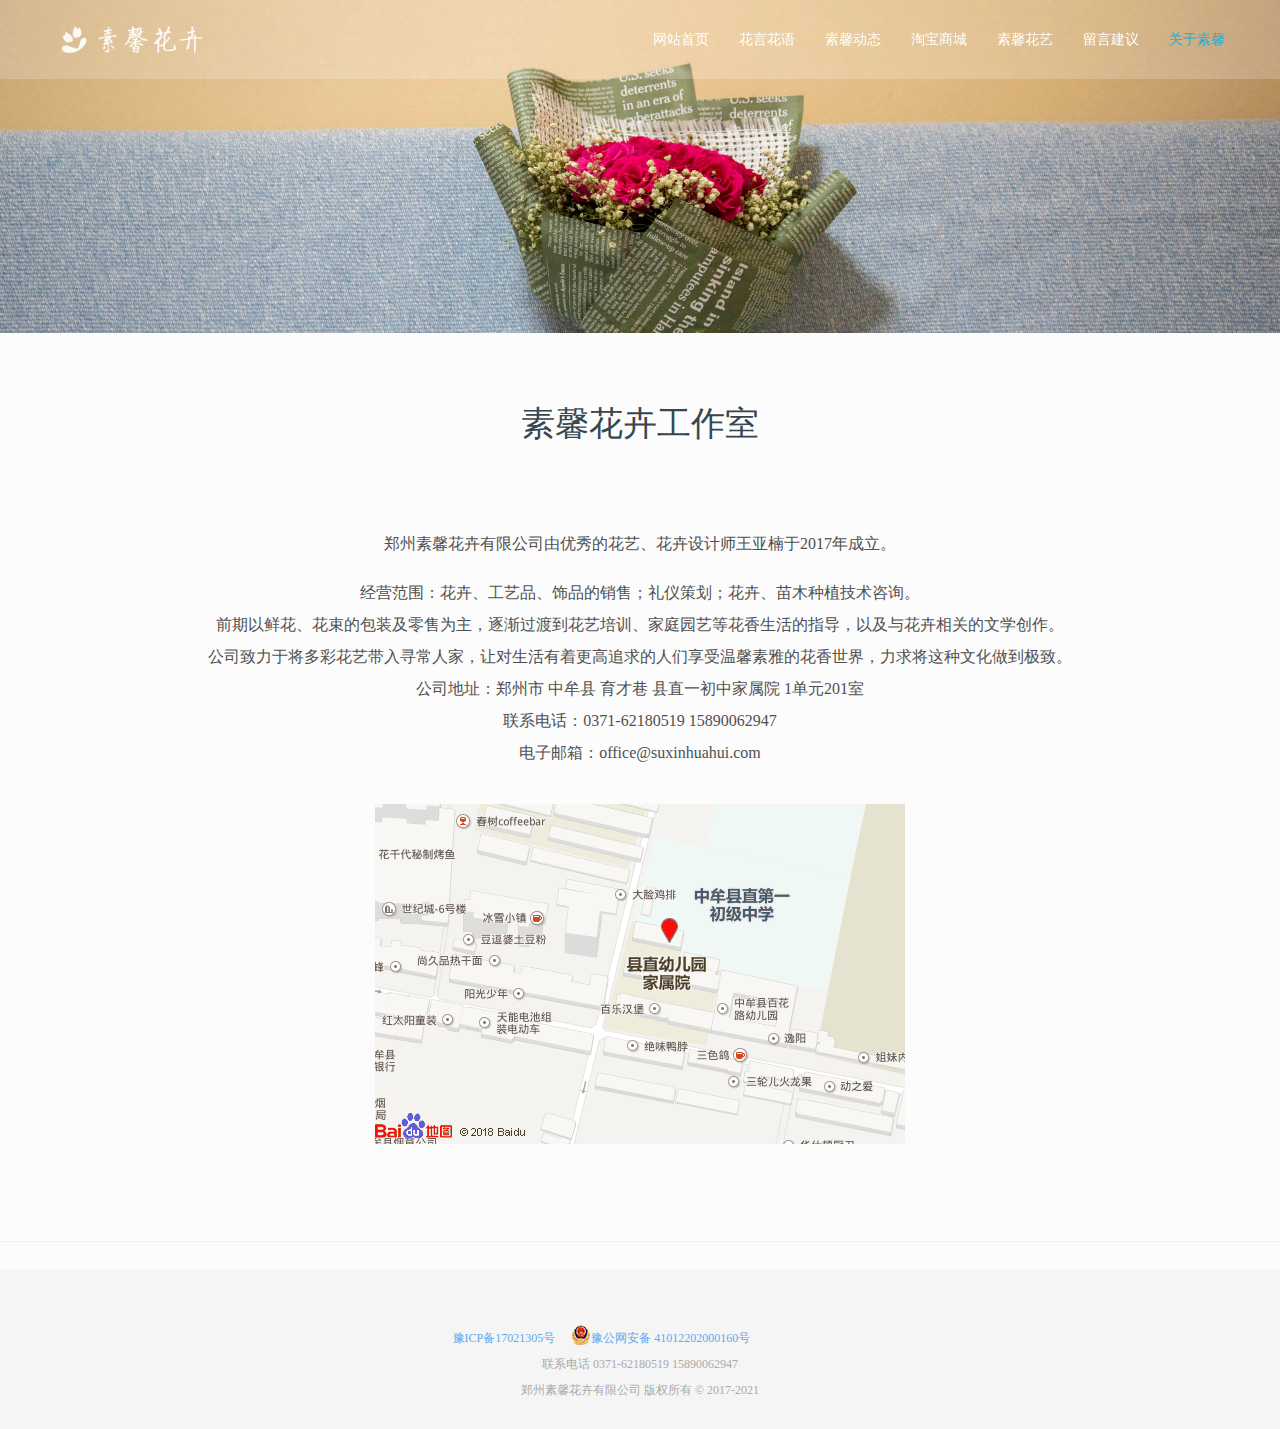
<file: about.html>
<!DOCTYPE html>
<html lang="en">
<head>
	<link rel="stylesheet" href="css/head.css">
	<link rel="stylesheet" href="https://at.alicdn.com/t/font_799762_3fmbmlyi16m.css">
	<link rel="stylesheet" href="css/about.css">
	<link rel="shortcut icon" href="img/favicon.ico">
	<meta charset="UTF-8">
	<title>关于素馨</title>
</head>
<body>
	<!-- 头部开始 -->
	<nav class="header">
		<nav class="main">
			<div class="h-m-left">
				<a href="#"><img src="img/1497971419.png" alt=""></a>
			</div>
			<ul class="h-m-right">
				<li><a href="index.html">网站首页</a></li>
				<li><a href="huayanhuayu.html">花言花语</a></li>
				<li><a href="huayanhuayu.html">素馨动态</a></li>
				<li><a href="https://uland.taobao.com">淘宝商城</a></li>
				<li><a href="huayi.html">素馨花艺</a></li>
				<li><a href="liuyan.html">留言建议</a></li>
				<li><a href="about.html">关于素馨</a></li>
			</ul>
		</nav>
	</nav>
	<!-- 头部结束 -->
	<section class="about-banner"><img src="img/about.JPG" alt=""></section>
	<!-- 工作室开始 -->
	<section class="section3">
		<div class="s3-main">
			<h1>素馨花卉工作室</h1>
			<h2>郑州素馨花卉有限公司由优秀的花艺、花卉设计师王亚楠于2017年成立。</h2>
			<p>经营范围：花卉、工艺品、饰品的销售；礼仪策划；花卉、苗木种植技术咨询。</p>
			<p>前期以鲜花、花束的包装及零售为主，逐渐过渡到花艺培训、家庭园艺等花香生活的指导，以及与花卉相关的文学创作。</p>
			<p>公司致力于将多彩花艺带入寻常人家，让对生活有着更高追求的人们享受温馨素雅的花香世界，力求将这种文化做到极致。</p>
			<p>公司地址：郑州市 中牟县 育才巷 县直一初中家属院 1单元201室</p>
			<p>联系电话：0371-62180519  15890062947</p>
			<p>电子邮箱：office@suxinhuahui.com</p>
			<img src="img/map.png" alt="">
		</div>
		<hr>
	</section>
	<!-- 工作室结束 -->
	<!-- 底部开始 -->
	<footer>
		<div class="f-top">
			<a href="#" class="weixin iconfont icon-weixin"></a>&nbsp;
			<a href="#" class="qq iconfont icon-qq"></a>&nbsp;
			<a href="#" class="youxiang iconfont icon-youxiang"></a>
		</div>
		<p><a href="">豫ICP备17021305号 </a><a href=""><img src="img/gonganbeian.png" alt="">豫公网安备 41012202000160号</a></p>
		<h1>联系电话 0371-62180519 15890062947</h1>
		<h1>郑州素馨花卉有限公司 版权所有 © 2017-2021</h1>
	</footer>
	<!-- 底部结束 -->
</body>
</html>
</file>
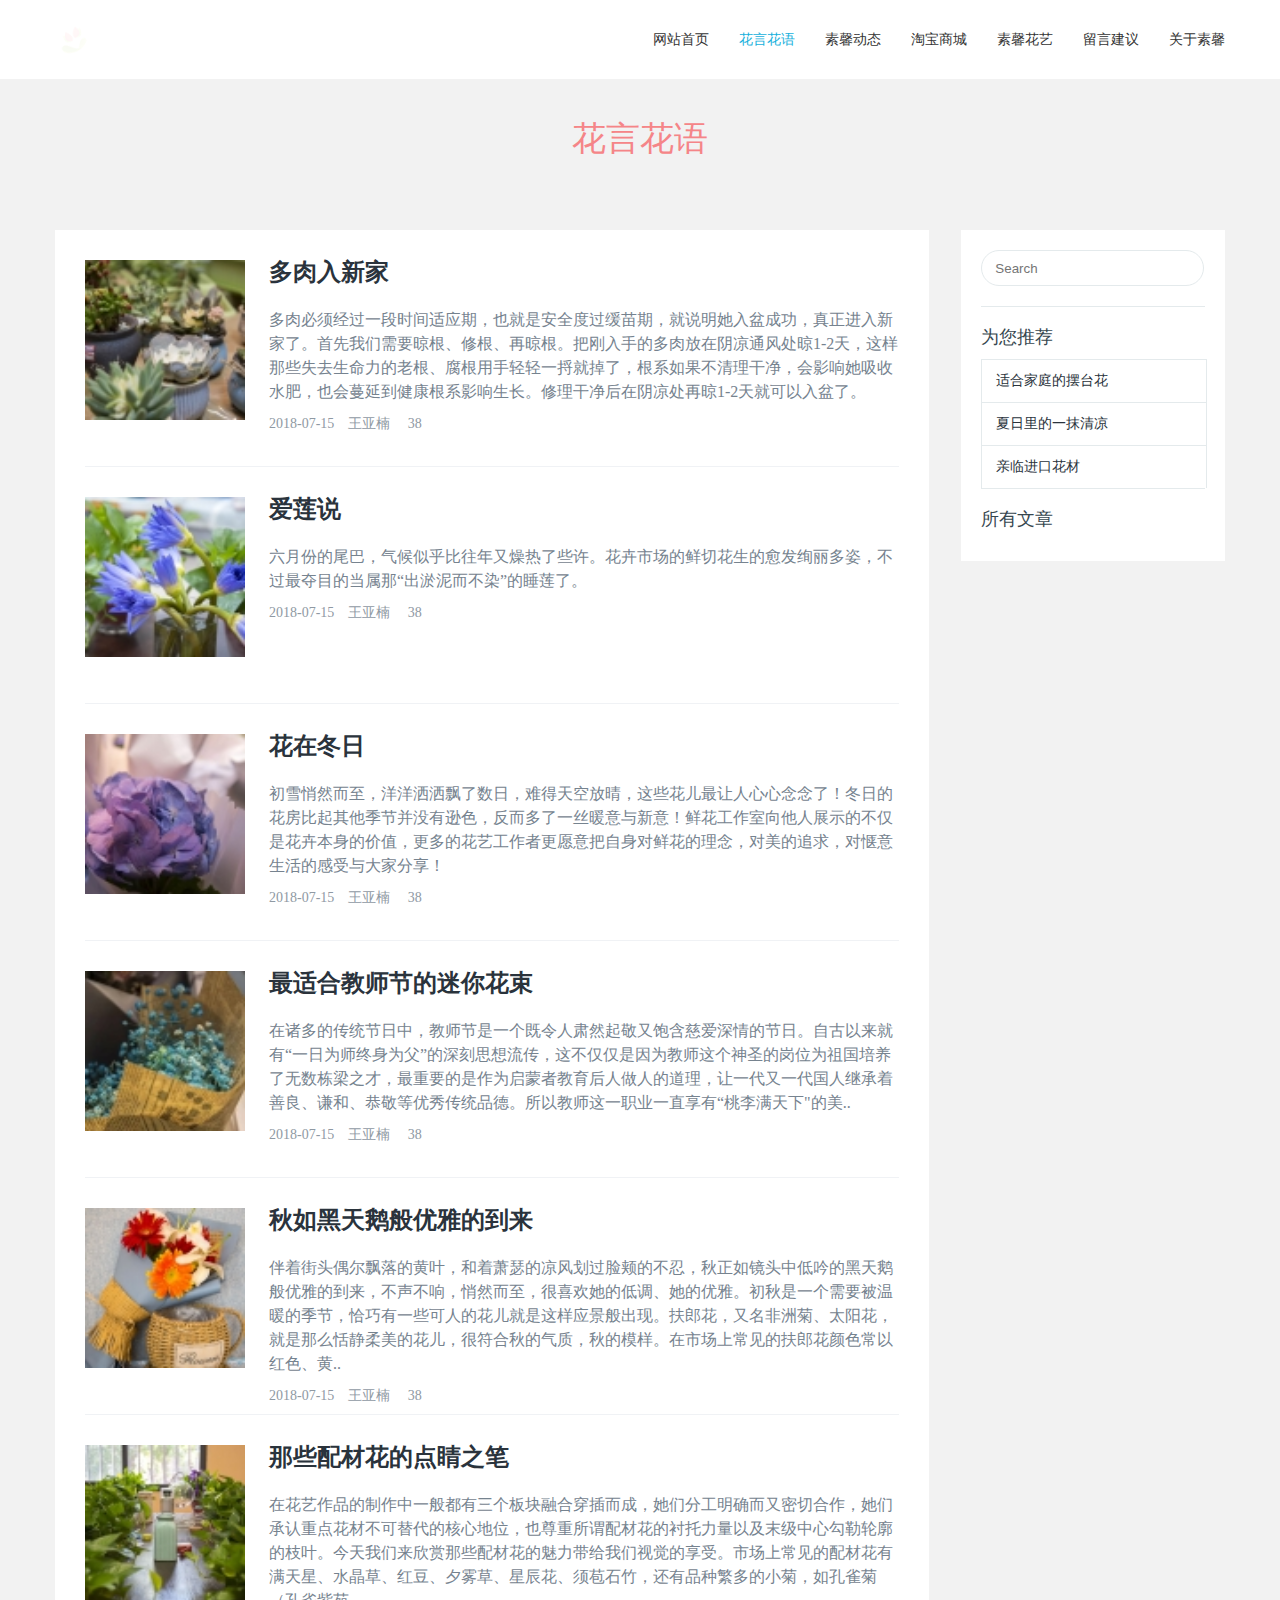
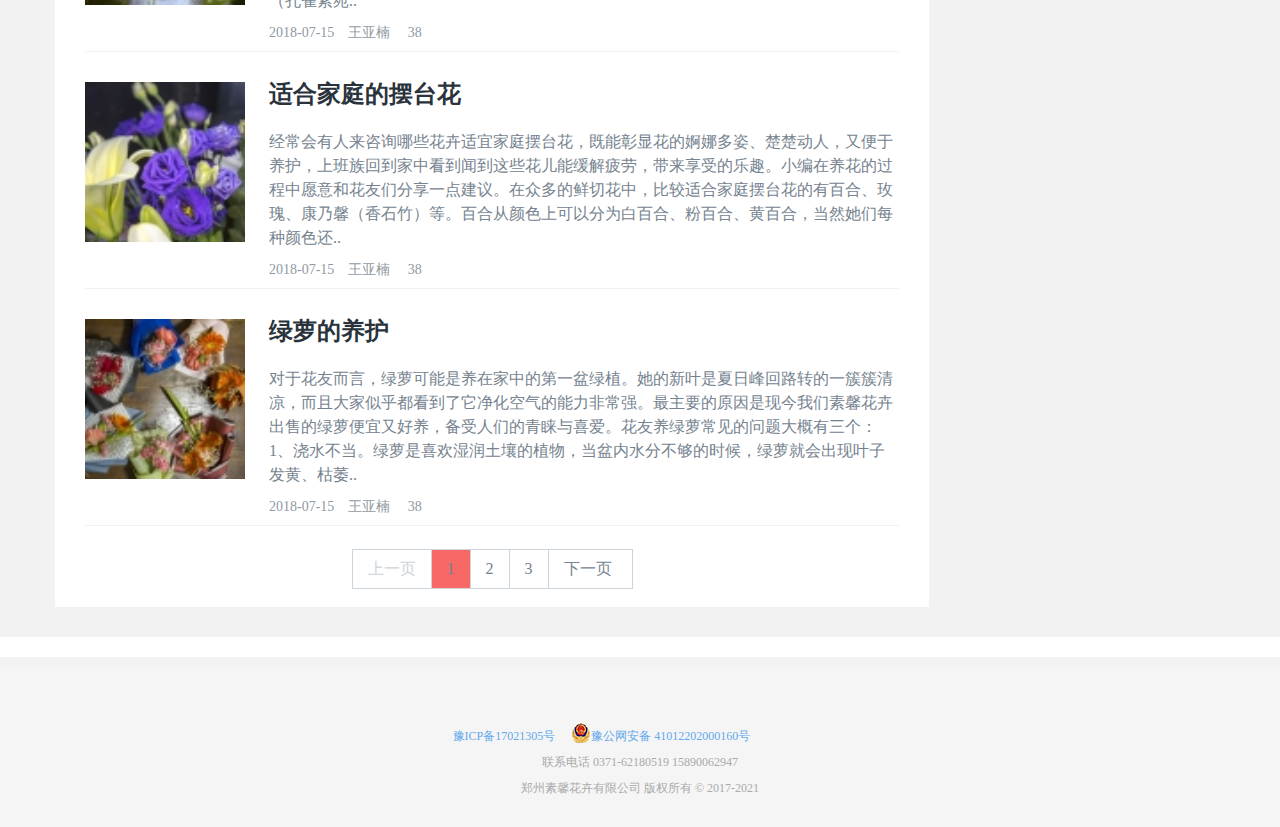
<file: huayanhuayu.html>
<!DOCTYPE html>
<html lang="en">
<head>
	<link rel="stylesheet" href="https://at.alicdn.com/t/font_799762_xspszewk7xh.css">
	<link rel="shortcut icon" href="img/favicon.ico">
	<link rel="stylesheet" href="css/head.css">
	<link rel="stylesheet" href="css/huayanhuayu.css">
	<meta charset="UTF-8">
	<title>花言花语</title>
</head>
<body>
	<!-- 头部开始 -->
	<nav class="header">
		<nav class="main">
			<div class="h-m-left">
				<a href="#"><img src="img/1497971419.png" alt=""></a>
			</div>
			<ul class="h-m-right">
				<li><a href="index.html">网站首页</a></li>
				<li><a href="huayanhuayu.html">花言花语</a></li>
				<li><a href="huayanhuayu.html">素馨动态</a></li>
				<li><a href="https://uland.taobao.com">淘宝商城</a></li>
				<li><a href="huayi.html">素馨花艺</a></li>
				<li><a href="liuyan.html">留言建议</a></li>
				<li><a href="about.html">关于素馨</a></li>
			</ul>
		</nav>
	</nav>
	<!-- 头部结束 -->
	<section class="section-main">
		<h1 class="title">花言花语</h1>
		<div class="content">
			<ul class="list">
				<li>
					<a href="xiangqing.html"><img src="img/huayanhuayu-1.jpg" alt=""></a>
					<div class="list-right">
						<h1><a href="xiangqing.html">多肉入新家</a></h1>
						<p>多肉必须经过一段时间适应期，也就是安全度过缓苗期，就说明她入盆成功，真正进入新家了。首先我们需要晾根、修根、再晾根。把刚入手的多肉放在阴凉通风处晾1-2天，这样那些失去生命力的老根、腐根用手轻轻一捋就掉了，根系如果不清理干净，会影响她吸收水肥，也会蔓延到健康根系影响生长。修理干净后在阴凉处再晾1-2天就可以入盆了。</p>
						<h2>2018-07-15</h2>
						<h3>王亚楠</h3>
						<i class="iconfont icon-yanjing">&nbsp;38</i>
					</div>
				</li>
				<li>
					<a href="xiangqing.html"><img src="img/huayanhuayu-2.jpg" alt=""></a>
					<div class="list-right">
						<h1><a href="xiangqing.html">爱莲说</a></h1>
						<p>六月份的尾巴，气候似乎比往年又燥热了些许。花卉市场的鲜切花生的愈发绚丽多姿，不过最夺目的当属那“出淤泥而不染”的睡莲了。</p>
						<h2>2018-07-15</h2>
						<h3>王亚楠</h3>
						<i class="iconfont icon-yanjing">&nbsp;38</i>
					</div>
				</li>
				<li>
					<a href="xiangqing.html"><img src="img/huayanhuayu-3.jpg" alt=""></a>
					<div class="list-right">
						<h1><a href="xiangqing.html">花在冬日</a></h1>
						<p>初雪悄然而至，洋洋洒洒飘了数日，难得天空放晴，这些花儿最让人心心念念了！冬日的花房比起其他季节并没有逊色，反而多了一丝暖意与新意！鲜花工作室向他人展示的不仅是花卉本身的价值，更多的花艺工作者更愿意把自身对鲜花的理念，对美的追求，对惬意生活的感受与大家分享！</p>
						<h2>2018-07-15</h2>
						<h3>王亚楠</h3>
						<i class="iconfont icon-yanjing">&nbsp;38</i>
					</div>
				</li>
				<li>
					<a href="xiangqing.html"><img src="img/huayanhuayu-4.jpg" alt=""></a>
					<div class="list-right">
						<h1><a href="xiangqing.html">最适合教师节的迷你花束</a></h1>
						<p>在诸多的传统节日中，教师节是一个既令人肃然起敬又饱含慈爱深情的节日。自古以来就有“一日为师终身为父”的深刻思想流传，这不仅仅是因为教师这个神圣的岗位为祖国培养了无数栋梁之才，最重要的是作为启蒙者教育后人做人的道理，让一代又一代国人继承着善良、谦和、恭敬等优秀传统品德。所以教师这一职业一直享有“桃李满天下"的美..</p>
						<h2>2018-07-15</h2>
						<h3>王亚楠</h3>
						<i class="iconfont icon-yanjing">&nbsp;38</i>
					</div>
				</li>
				<li>
					<a href="xiangqing.html"><img src="img/huayanhuayu-5.jpg" alt=""></a>
					<div class="list-right">
						<h1><a href="xiangqing.html">秋如黑天鹅般优雅的到来</a></h1>
						<p>伴着街头偶尔飘落的黄叶，和着萧瑟的凉风划过脸颊的不忍，秋正如镜头中低吟的黑天鹅般优雅的到来，不声不响，悄然而至，很喜欢她的低调、她的优雅。初秋是一个需要被温暖的季节，恰巧有一些可人的花儿就是这样应景般出现。扶郎花，又名非洲菊、太阳花，就是那么恬静柔美的花儿，很符合秋的气质，秋的模样。在市场上常见的扶郎花颜色常以红色、黄..</p>
						<h2>2018-07-15</h2>
						<h3>王亚楠</h3>
						<i class="iconfont icon-yanjing">&nbsp;38</i>
					</div>
				</li>
				<li>
					<a href="xiangqing.html"><img src="img/huayanhuayu-6.jpg" alt=""></a>
					<div class="list-right">
						<h1><a href="xiangqing.html">那些配材花的点睛之笔</a></h1>
						<p>在花艺作品的制作中一般都有三个板块融合穿插而成，她们分工明确而又密切合作，她们承认重点花材不可替代的核心地位，也尊重所谓配材花的衬托力量以及末级中心勾勒轮廓的枝叶。今天我们来欣赏那些配材花的魅力带给我们视觉的享受。市场上常见的配材花有满天星、水晶草、红豆、夕雾草、星辰花、须苞石竹，还有品种繁多的小菊，如孔雀菊（孔雀紫苑..</p>
						<h2>2018-07-15</h2>
						<h3>王亚楠</h3>
						<i class="iconfont icon-yanjing">&nbsp;38</i>
					</div>
				</li>
				<li>
					<a href="xiangqing.html"><img src="img/huayanhuayu-7.jpg" alt=""></a>
					<div class="list-right">
						<h1><a href="xiangqing.html">适合家庭的摆台花</a></h1>
						<p>经常会有人来咨询哪些花卉适宜家庭摆台花，既能彰显花的婀娜多姿、楚楚动人，又便于养护，上班族回到家中看到闻到这些花儿能缓解疲劳，带来享受的乐趣。小编在养花的过程中愿意和花友们分享一点建议。在众多的鲜切花中，比较适合家庭摆台花的有百合、玫瑰、康乃馨（香石竹）等。百合从颜色上可以分为白百合、粉百合、黄百合，当然她们每种颜色还..</p>
						<h2>2018-07-15</h2>
						<h3>王亚楠</h3>
						<i class="iconfont icon-yanjing">&nbsp;38</i>
					</div>
				</li>
				<li>
					<a href="xiangqing.html"><img src="img/huayanhuayu-8.jpg" alt=""></a>
					<div class="list-right">
						<h1><a href="xiangqing.html">绿萝的养护</a></h1>
						<p>对于花友而言，绿萝可能是养在家中的第一盆绿植。她的新叶是夏日峰回路转的一簇簇清凉，而且大家似乎都看到了它净化空气的能力非常强。最主要的原因是现今我们素馨花卉出售的绿萝便宜又好养，备受人们的青睐与喜爱。花友养绿萝常见的问题大概有三个：1、浇水不当。绿萝是喜欢湿润土壤的植物，当盆内水分不够的时候，绿萝就会出现叶子发黄、枯萎..</p>
						<h2>2018-07-15</h2>
						<h3>王亚楠</h3>
						<i class="iconfont icon-yanjing">&nbsp;38</i>
					</div>
				</li>
				<div class="page">
					<div class="page-son">
						<div class="p-s-child"><a href="">上一页</a></div>
						<div class="p-s-child"><a href="">1</a></div>
						<div class="p-s-child"><a href="">2</a></div>
						<div class="p-s-child"><a href="">3</a></div>
						<div class="p-s-child"><a href="">下一页</a></div>
					</div>
				</div>
			</ul>
			<div class="c-right">
				<div class="search">
					<input type="text" placeholder="Search">
					<a href="" class="iconfont icon-sousuo"></a>
				</div>
				<ul class="c-r-main">
					<h1>为您推荐</h1>
					<li><a href="xiangqing.html">适合家庭的摆台花</a></li>
					<li><a href="xiangqing.html">夏日里的一抹清凉</a></li>
					<li><a href="xiangqing.html">亲临进口花材</a></li>
				</ul>
				<ul class="c-r-main">
					<h1>所有文章</h1>
				</ul>
				<h1 class="c-r-bottom"></h1>
			</div>
		</div>
	</section>
	<section class="foot"></section>
	<!-- 底部开始 -->
	<footer>
		<div class="f-top">
			<a href="#" class="weixin iconfont icon-weixin"></a>&nbsp;
			<a href="#" class="qq iconfont icon-qq"></a>&nbsp;
			<a href="#" class="youxiang iconfont icon-youxiang"></a>
		</div>
		<p><a href="">豫ICP备17021305号 </a><a href=""><img src="img/gonganbeian.png" alt="">豫公网安备 41012202000160号</a></p>
		<h1>联系电话 0371-62180519 15890062947</h1>
		<h1>郑州素馨花卉有限公司 版权所有 © 2017-2021</h1>
	</footer>
	<!-- 底部结束 -->
</body>
</html>
</file>
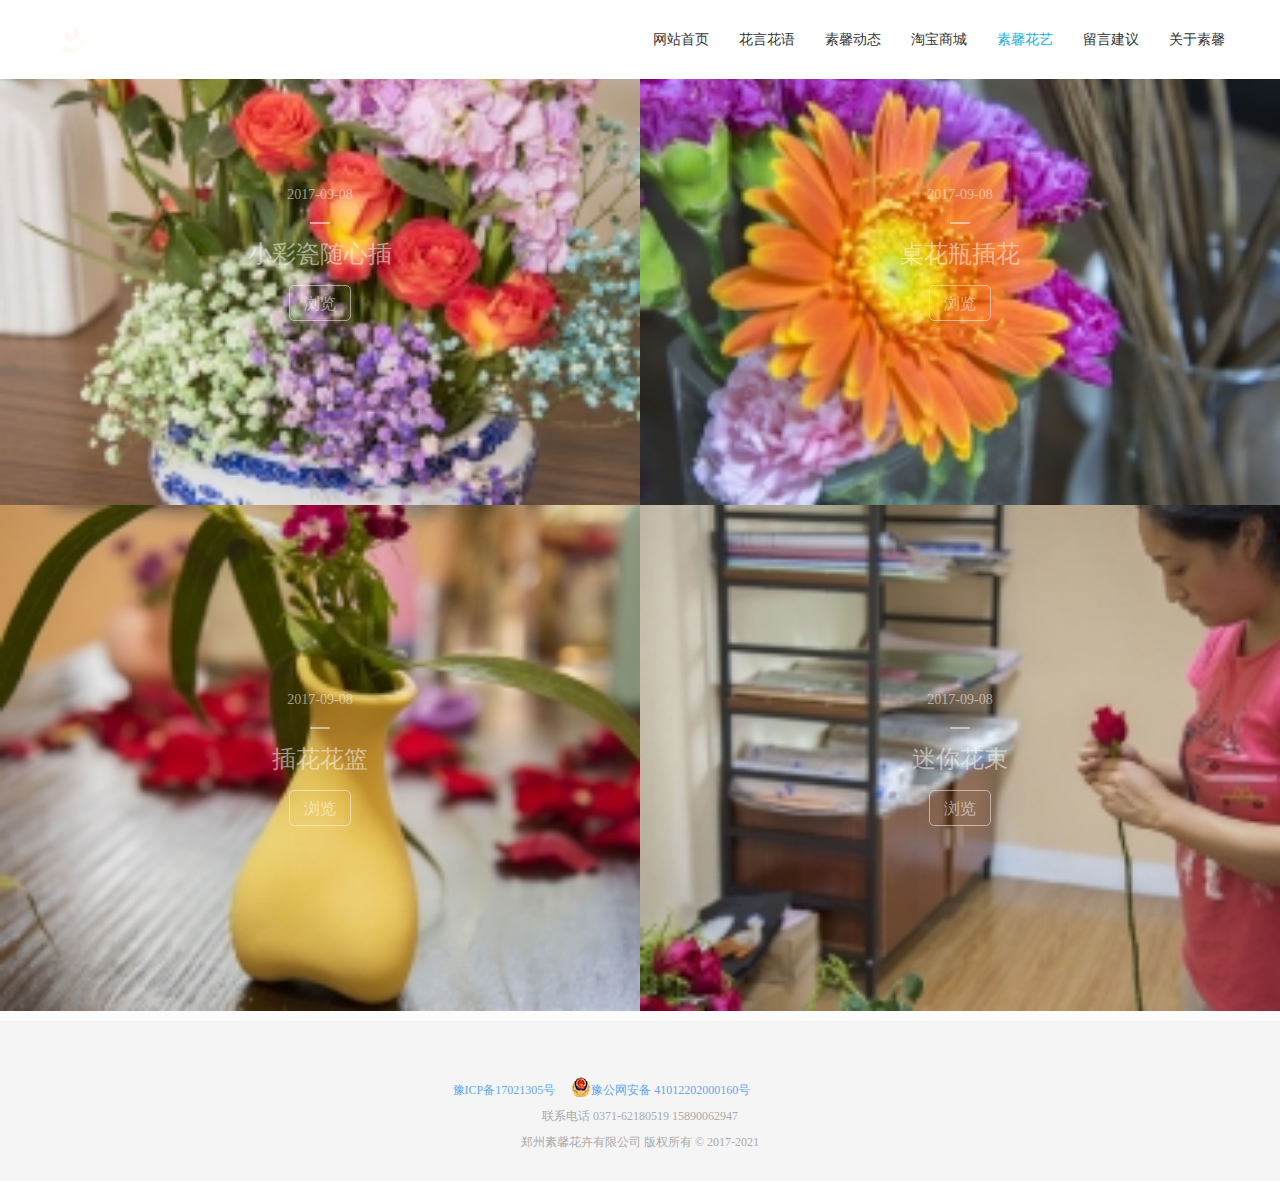
<file: huayi.html>
<!DOCTYPE html>
<html lang="en">
<head>
	<link rel="stylesheet" href="https://at.alicdn.com/t/font_799762_xspszewk7xh.css">
	<link rel="shortcut icon" href="img/favicon.ico">
	<link rel="stylesheet" href="css/head.css">
	<link rel="stylesheet" href="css/huayi.css">
	<meta charset="UTF-8">
	<title>素馨花艺</title>
</head>
<body>
	<!-- 头部开始 -->
	<nav class="header">
		<nav class="main">
			<div class="h-m-left">
				<a href="#"><img src="img/1497971419.png" alt=""></a>
			</div>
			<ul class="h-m-right">
				<li><a href="index.html">网站首页</a></li>
				<li><a href="huayanhuayu.html">花言花语</a></li>
				<li><a href="huayanhuayu.html">素馨动态</a></li>
				<li><a href="https://uland.taobao.com">淘宝商城</a></li>
				<li><a href="huayi.html">素馨花艺</a></li>
				<li><a href="liuyan.html">留言建议</a></li>
				<li><a href="about.html">关于素馨</a></li>
			</ul>
		</nav>
	</nav>
	<!-- 头部结束 -->
	<ul class="blocks">
		<li>
			<img src="img/huayi-1.jpg" alt="">
			<div class="overlay-background">
				<div class="vertical-align-middle">
					<i>2017-09-08</i>
					<span></span>
					<h1>小彩瓷随心插</h1>
					<h2><a href="">浏览</a></h2>
				</div>
			</div>
		</li>
		<li>
			<img src="img/huayi-2.jpg" alt="">
			<div class="overlay-background">
				<div class="vertical-align-middle">
					<i>2017-09-08</i>
					<span></span>
					<h1>桌花瓶插花</h1>
					<h2><a href="">浏览</a></h2>
				</div>
			</div>
		</li>
		<li>
			<img src="img/huayi-3.jpg" alt="">
			<div class="overlay-background">
				<div class="vertical-align-middle">
					<i>2017-09-08</i>
					<span></span>
					<h1>插花花篮</h1>
					<h2><a href="">浏览</a></h2>
				</div>
			</div>
		</li>
		<li>
			<img src="img/huayi-4.jpg" alt="">
			<div class="overlay-background">
				<div class="vertical-align-middle">
					<i>2017-09-08</i>
					<span></span>
					<h1>迷你花束</h1>
					<h2><a href="">浏览</a></h2>
				</div>
			</div>
		</li>
	</ul>
	<!-- 底部开始 -->
	<footer>
		<div class="f-top">
			<a href="#" class="weixin iconfont icon-weixin"></a>&nbsp;
			<a href="#" class="qq iconfont icon-qq"></a>&nbsp;
			<a href="#" class="youxiang iconfont icon-youxiang"></a>
		</div>
		<p><a href="">豫ICP备17021305号 </a><a href=""><img src="img/gonganbeian.png" alt="">豫公网安备 41012202000160号</a></p>
		<h1>联系电话 0371-62180519 15890062947</h1>
		<h1>郑州素馨花卉有限公司 版权所有 © 2017-2021</h1>
	</footer>
	<!-- 底部结束 -->
</body>
</html>
</file>
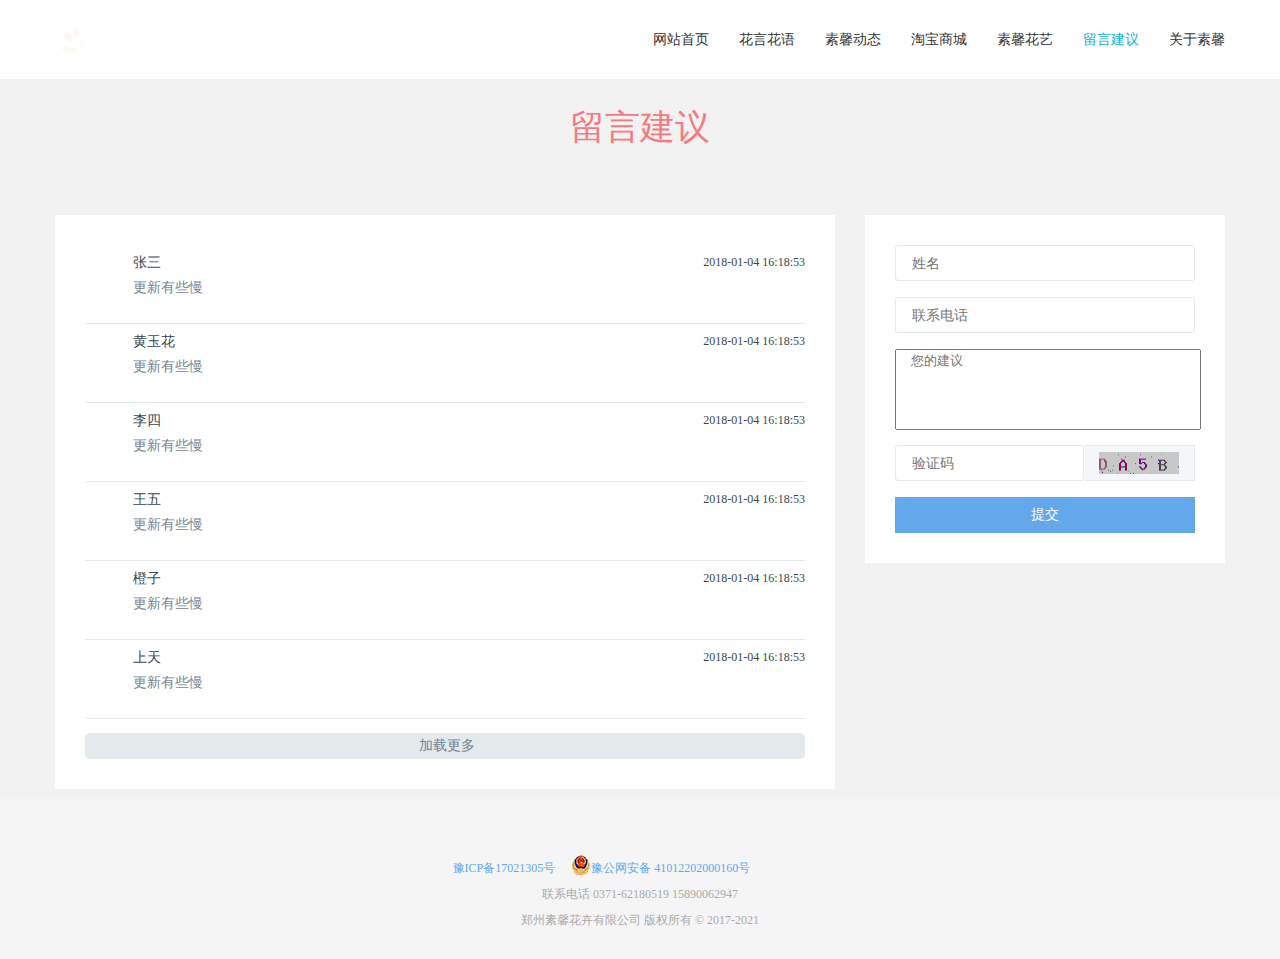
<file: liuyan.html>
<!DOCTYPE html>
<html lang="en">
<head>
<link rel="stylesheet" href="css/head.css">
	<link rel="stylesheet" href="https://at.alicdn.com/t/font_799762_irqbfpoqwna.css">
	<link rel="stylesheet" href="css/liuyan.css">
	<link rel="shortcut icon" href="img/favicon.ico">
	<meta charset="UTF-8">
	<title>建议留言</title>
</head>
<body>
	<!-- 头部开始 -->
	<nav class="header">
		<nav class="main">
			<div class="h-m-left">
				<a href="#"><img src="img/1497971419.png" alt=""></a>
			</div>
			<ul class="h-m-right">
				<li><a href="index.html">网站首页</a></li>
				<li><a href="huayanhuayu.html">花言花语</a></li>
				<li><a href="huayanhuayu.html">素馨动态</a></li>
				<li><a href="https://uland.taobao.com">淘宝商城</a></li>
				<li><a href="huayi.html">素馨花艺</a></li>
				<li><a href="liuyan.html">留言建议</a></li>
				<li><a href="about.html">关于素馨</a></li>
			</ul>
		</nav>
	</nav>
	<!-- 头部结束 -->
	<h1 class="title">留言建议</h1>
	<section class="animsition">
		<ul class="a-left">
			<li>
				<div class="iconfont icon-user3 a-l-left"></div>
				<div class="a-l-right">
					<h1>张三 <small>2018-01-04 16:18:53</small></h1>
					<h2>更新有些慢</h2>
				</div>
			</li>
			<li>
				<div class="iconfont icon-user3 a-l-left"></div>
				<div class="a-l-right">
					<h1>黄玉花 <small>2018-01-04 16:18:53</small></h1>
					<h2>更新有些慢</h2>
				</div>
			</li>
			<li>
				<div class="iconfont icon-user3 a-l-left"></div>
				<div class="a-l-right">
					<h1>李四 <small>2018-01-04 16:18:53</small></h1>
					<h2>更新有些慢</h2>
				</div>
			</li>
			<li>
				<div class="iconfont icon-user3 a-l-left"></div>
				<div class="a-l-right">
					<h1>王五 <small>2018-01-04 16:18:53</small></h1>
					<h2>更新有些慢</h2>
				</div>
			</li>
			<li>
				<div class="iconfont icon-user3 a-l-left"></div>
				<div class="a-l-right">
					<h1>橙子 <small>2018-01-04 16:18:53</small></h1>
					<h2>更新有些慢</h2>
				</div>
			</li>
			<li>
				<div class="iconfont icon-user3 a-l-left"></div>
				<div class="a-l-right">
					<h1>上天 <small>2018-01-04 16:18:53</small></h1>
					<h2>更新有些慢</h2>
				</div>
			</li>
			<div class="more"><a href=""><i class="iconfont icon-icon-arrow-bottom2"></i>加载更多</a></div>
		</ul>

		<div class="a-right">
			<form action="javascript:void(false)">
				<input class="name" type="text" placeholder="姓名">
				<input type="text" placeholder="联系电话">
				<textarea name="" id="" rows="5" placeholder="您的建议"></textarea>
				<div class="yan">
					<input type="text" placeholder="验证码" class="yanzheng">
					<span><img src="img/ajax.png" alt=""></span>
				</div>
				<button>提交</button>
			</form>
		</div>
	</section>
	<!-- 底部开始 -->
	<footer>
		<div class="f-top">
			<a href="#" class="weixin iconfont icon-weixin"></a>&nbsp;
			<a href="#" class="qq iconfont icon-qq"></a>&nbsp;
			<a href="#" class="youxiang iconfont icon-youxiang"></a>
		</div>
		<p><a href="">豫ICP备17021305号 </a><a href=""><img src="img/gonganbeian.png" alt="">豫公网安备 41012202000160号</a></p>
		<h1>联系电话 0371-62180519 15890062947</h1>
		<h1>郑州素馨花卉有限公司 版权所有 © 2017-2021</h1>
	</footer>
	<!-- 底部结束 -->
</body>
<script src="js/liuyan.js"></script>
</html>
</file>
<file: css/head.css>
/*
* @Author: Administrator
* @Date:   2018-08-20 18:30:50
* @Last Modified by:   Administrator
* @Last Modified time: 2018-09-18 15:08:13
*/
/* 头部开始 */
.header{
	width: 100%;
	height: 79px;
	/* border-bottom: 1px solid #e4eaec; */
	background: rgba(255, 255, 255, .2);
	position: fixed;
	top: 0;
	left: 0;
	z-index: 999;
}
.main{
	width: 1170px;
	height: 79px;
	margin: 0 auto;
}
.h-m-left{
	height: 100%;
	float: left;
}
.h-m-left a{
	width: 150px;
	height: 100%;
	display: flex;
	align-items: center;
}
.h-m-left img{
	width: 150px;
	height: 50px;
}
.h-m-right{
	height: 100%;
	float: right;
}
.h-m-right li{
	height: 100%;
	float: left;
}
.h-m-right li a{
	display: block;
	height: 100%;
	padding-left: 30px;
	line-height: 79px;
	text-align: center;
	color: #fff;
	font-size: 14px;
}
.h-m-right li a.listhot{
	color: #16b0dc;
}
.h-m-right li a:hover{
	color: #16b0dc;
}
/* footer开始 */
footer{
	width: 100%;
	height: 160px;
	background: #f5f5f5;
}
.f-top{
	width: 100%;
	height: 56px;
	text-align: center;
	line-height: 56px;
	margin-top: 10px;
}
.f-top a{
	font-size: 30px;
}
.f-top a:first-child{
	color: #83b944;
}
.f-top a:nth-child(2){
	color: #62a8ea;
}
.f-top a:last-child{
	color: #62a8ea;
}
footer p{
	width: 375px;
	height: 26px;
	margin: 0 auto;
	line-height: 26px;
	font-size: 12px;
	text-align: center;
}
footer p a{
	color: #62a8ea;
	float: left;
}
footer p a:hover{
	text-decoration: underline;
}
footer p a img{
	float: left;
	width: 20px;
	height: 20%;
	margin-left: 16px;
}
footer h1{
	text-align: center;
	line-height: 26px;
	font-size: 12px;
	color: #aaaaaa;
}
</file>
<file: css/about.css>
/*
* @Author: Administrator
* @Date:   2018-08-22 11:38:06
* @Last Modified by:   Administrator
* @Last Modified time: 2018-08-22 14:49:31
*/
@import url('base.css');
.h-m-right li:last-child a{
	color: #16b0dc;
}
/* 素馨工作室开始 */
.section3{
	width: 100%;
	height: 926px;
}
.s3-main{
	width: 1170px;
	height: 900px;
	margin: 0 auto;
}
.s3-main h1{
	text-align: center;
	line-height: 182px;
	font-size: 34px;
	color: #37474f;
}
.s3-main h2{
	text-align: center;
	line-height: 58px;
	color: #505050;
	font-size: 16px;
	margin-bottom: 4px;
}
.s3-main p{
	text-align: center;
	line-height: 32px;
	color: #505050;
}
.s3-main img{
	display: block;
	width: 530px;
	height: 340px;
	margin: 35px auto;
}
.section3 hr{
	border: none;
	background: #f0f2f5;
	height: 1px;
}
</file>
<file: css/huayanhuayu.css>
/*
* @Author: Administrator
* @Date:   2018-08-20 18:36:48
* @Last Modified by:   Administrator
* @Last Modified time: 2018-08-22 09:48:58
*/
@import url("base.css");
.header{
	background: #fff;
}
.h-m-right li a{
	color: #333;
}
/* .h-m-right li:first-child a{
	color: #333;
} */
.h-m-right li:nth-child(2) a{
	color: #16b0dc;
}
body{
	background: #f2f2f2;
}
.section-main{
	width: 1170px;
	margin: 0 auto;
	margin-top: 80px;
}
.section-main .title{
	text-align: center;
	line-height: 118px;
	font-size: 34px;
	color: #f58588;
	margin-bottom: 32px;
}
.content{
	width: 100%;
}
.content:after{
	content: "";
	display: block;
	width: 0;
	height: 0;
	line-height: 0;
	clear: both;
}
.content .list{
	width: 874px;
	background: #fff;
	padding: 0 30px;
	box-sizing: border-box;
	float: left;
}
.content .list li{
	width: 100%;
	height: 237px;
	border-bottom: 1px solid #f0f2f5;
	padding-top: 30px;
	box-sizing: border-box;
}
.content .list li img{
	width: 160px;
	height: 160px;
	float: left;
}
.list-right{
	width: 630px;
	float: right;
}
.list-right a{
	font-size: 24px;
	font-weight: 700;
	color: #2a333c;
}
.list-right a:hover{
	text-decoration: underline;
	color: #16b0dc;
}
.list-right p{
	line-height: 24px;
	color: #76838f;
	margin-top: 24px;
}
.list-right h2{
	float: left;
	font-size: 14px;
	line-height: 40px;
	color: #8f99a3;
}
.list-right h3{
	float: left;
	font-size: 14px;
	line-height: 40px;
	color: #8f99a3;
	margin-left: 14px;
}
.list-right i{
	float: left;
	font-size: 14px;
	line-height: 40px;
	color: #8f99a3;
	margin-left: 14px;
}
.page{
	width: 100%;
	height: 80px;
	overflow: hidden;
}
.page-son{
	width: 279px;
	height: 38px;
	margin: 22px auto 0;
	border: 1px solid #ccd5db;
}
.p-s-child{
	padding: 0 15px;
	height: 38px;
	border-right: 1px solid #ccd5db;
	line-height: 38px;
	text-align: center;
	float: left;
}
.p-s-child:last-child{
	border-right: none;
}
.p-s-child:nth-child(2){
	background: #f86867;
}
.p-s-child:hover{
	background: #f86867;
}
.p-s-child a{
	color: #76838f;
}
.p-s-child:first-child a{
	color: #ccd5db;
}
.c-right{
	width: 264px;
	/* height: 254px; */
	background: #fff;
	float: right;
	padding: 20px;
	box-sizing: border-box;
}
.search{
	width: 223px;
	height: 36px;
	/* background: red; */
	position: relative;
	margin-bottom: 20px;
}
.search input{
	width: 100%;
	height: 100%;
	padding: 0;
	border-radius: 18px;
	border: none;
	border: 1px solid #e4eaec;
	box-sizing: border-box;
	text-indent: 1em;
}
.search input:focus{
	outline: none;
	border: 1px solid #6BACEA;
}
.search a{
	display: block;
	width: 16px;
	height: 16px;
	color: #2a333c;
	position: absolute;
	top: 0;
	bottom: 0;
	margin-top: auto;
	margin-bottom: auto;
	right: 14px;
}
.c-r-main{
	width: 100%;
	/* height: 200px; */
	border-top: 1px solid #e4eaec;
}
.c-r-main h1{
	line-height: 44px;
	color: #37474f;
	font-size: 18px;
	margin-top: 8px;
}
.c-r-main li{
	width: 100%;
	height: 42px;
	line-height: 42px;
	font-size: 14px;
	border: 1px solid #e4eaec;
	text-indent: 1em;
	border-bottom: none;
}
.c-r-main li a{
	color: #2a333c;
}
.c-r-main li:hover a{
	color: #6BACEA;
	text-decoration: underline;
}
.foot{
	width: 100%;
	height: 20px;
	background: #fff;
	margin-top: 30px;
}
</file>
<file: css/huayi.css>
/*
* @Author: Administrator
* @Date:   2018-08-22 09:54:14
* @Last Modified by:   Administrator
* @Last Modified time: 2018-08-22 11:26:02
*/
@import url('base.css');
.header{
	background: #fff;
}
.h-m-right li a{
	color: #333;
}
.h-m-right li:nth-child(5) a{
	color: #16b0dc;
}
.blocks{
	width: 100%;
	display: flex;
	flex-wrap: wrap;
	justify-content: space-between;
}
.blocks li{
	width: 50%;
	height: 50%;
	overflow: hidden;
	position: relative;
}
.blocks li img{
	width: 100%;
	height: 100%;
	transition: all .2s ease-in-out;
}
.blocks li:hover img{
	transform: scale(1.1);
}
.blocks li:hover .overlay-background{
	background: rgba(0, 0, 0, .5);
}
.blocks li:hover .vertical-align-middle{
	opacity: 1;
}
.overlay-background{
	width: 100%;
	height: 100%;
	position: absolute;
	top: 0;
	left: 0;
}
.vertical-align-middle{
	width: 144px;
	height: 137px;
	position: absolute;
	top: 0;
	bottom: 0;
	left: 0;
	right: 0;
	margin: auto;
	display: flex;
	flex-direction: column;
	justify-content: space-between;
	align-items: center;
	opacity: .5;
}
.vertical-align-middle i{
	font-size: 14px;
	color: #fff;
	text-align: center;
	line-height: 1.5;
}
.vertical-align-middle span{
	display: block;
	width: 20px;
	height: 2px;
	background: #fff;
}
.vertical-align-middle h1{
	color: #fff;
	font-size: 24px;
	font-weight: 400;
    line-height: 1.2;
}
.vertical-align-middle h2{
	width: 60px;
	height: 34px;
	text-align: center;
	line-height: 36px;
	border: 1px solid #fff;
	border-radius: 5px;
}
.vertical-align-middle h2 a{
	display: block;
	width: 100%;
	height: 100%;
	color: #fff;
}
.vertical-align-middle h2 a:hover{
	background: #fff;
	color: rgba(0, 0, 0, .5);
}
</file>
<file: css/liuyan.css>
/*
* @Author: Administrator
* @Date:   2018-08-22 11:33:19
* @Last Modified by:   Administrator
* @Last Modified time: 2018-09-17 17:47:01
*/
@import url('base.css');
body{
	background: #F2F2F2;
}
.h-m-right li:nth-child(6) a{
	color: #16b0dc;
}
.header{
	background: #fff;
}
.h-m-right li a{
	color: #333;
}
.title{
	color: #F67A82;
    font-size: 35px;
    font-weight: 400;
    padding-top: 10px;
    margin: 0px;
    margin: 100px 0 70px;
    text-align: center;
}
.animsition{
	width: 1170px;
	margin: 0 auto;
	display: flex;
	justify-content: space-between;
}
.a-left{
	width: 780px;
	background: #fff;
	padding: 30px 30px 70px;
	box-sizing: border-box;
	position: relative;
}
.a-left li{
	width: 100%;
	height: 79px;
	border-bottom: 1px solid #E4EAEC;
	padding: 10px 0;
	box-sizing: border-box;
	display: flex;
	justify-content: space-between;
}
.a-l-left{
	width: 46px;
	height: 53px;
	font-size: 38px;
	color: #A3AFB7;
}
.a-l-right{
	width: 672px;
	height: 40px;
	display: flex;
	flex-direction: column;
	justify-content: space-between;
}
.a-l-right h1{
	font-weight: 400;
    line-height: 1.2;
    color: #37474f;
    font-size: 14px;
}
.a-l-right h1 small{
	float: right;
	font-size: 12px;
}
.a-l-right h2{
	font-size: 14px;
    color: #76838f;

}
.more{
	width: 720px;
	position: absolute;
	bottom: 30px;
	left: 0;
	right: 0;
	margin-left: auto;
	margin-right: auto;
	height: 26px;
	background: #E4EAEC;
	margin-top: 20px;
	border-radius: 5px;
}
.more a{
	display: block;
	width: 100%;
	height: 100%;
	color: #76838F;
	font-size: 14px;
	line-height: 26px;
	text-align: center;
}
.more a i{
	font-size: 14px;
	margin-right: 4px;
}
.more a:hover{
	background: #F3F7F9;
}
.a-right{
	width: 360px;
	height: 348px;
	padding: 30px;
	box-sizing: border-box;
	background: #fff;
}
.a-right form{
	width: 100%;
	height: 100%;
	display: flex;
	flex-direction: column;
	justify-content: space-between;
}
.a-right form input{
	display: block;
    width: 100%;
    height: 36px;
    font-size: 14px;
    line-height: 1.5;
    color: #76838f;
    background-color: #fff;
    background-image: none;
    border: 1px solid #e4eaec;
    border-radius: 3px;
    text-indent: 1em;
    box-sizing: border-box;
}
.a-right form textarea{
	width: 100%;
	text-indent: 1em;
	resize: none;
}
.yan{
	width: 100%;
	height: 36px;
	display: flex;
}
.yan .yanzheng{
	width: 189px;
}
.yan span{
	display: flex;
	width: 111px;
	height: 36px;
	padding: 6px 15px;
	box-sizing: border-box;
	border: 1px solid #e4eaec;
	border-left: none;
	background: #f3f7f9;
}
.a-right form button{
	width: 100%;
	height: 36px;
	background: #62a8ea;
	border: none;
	color: #fff;
	font-size: 14px;
}
.a-right form button:hover{
	background: #89BCEB;
}
</file>
